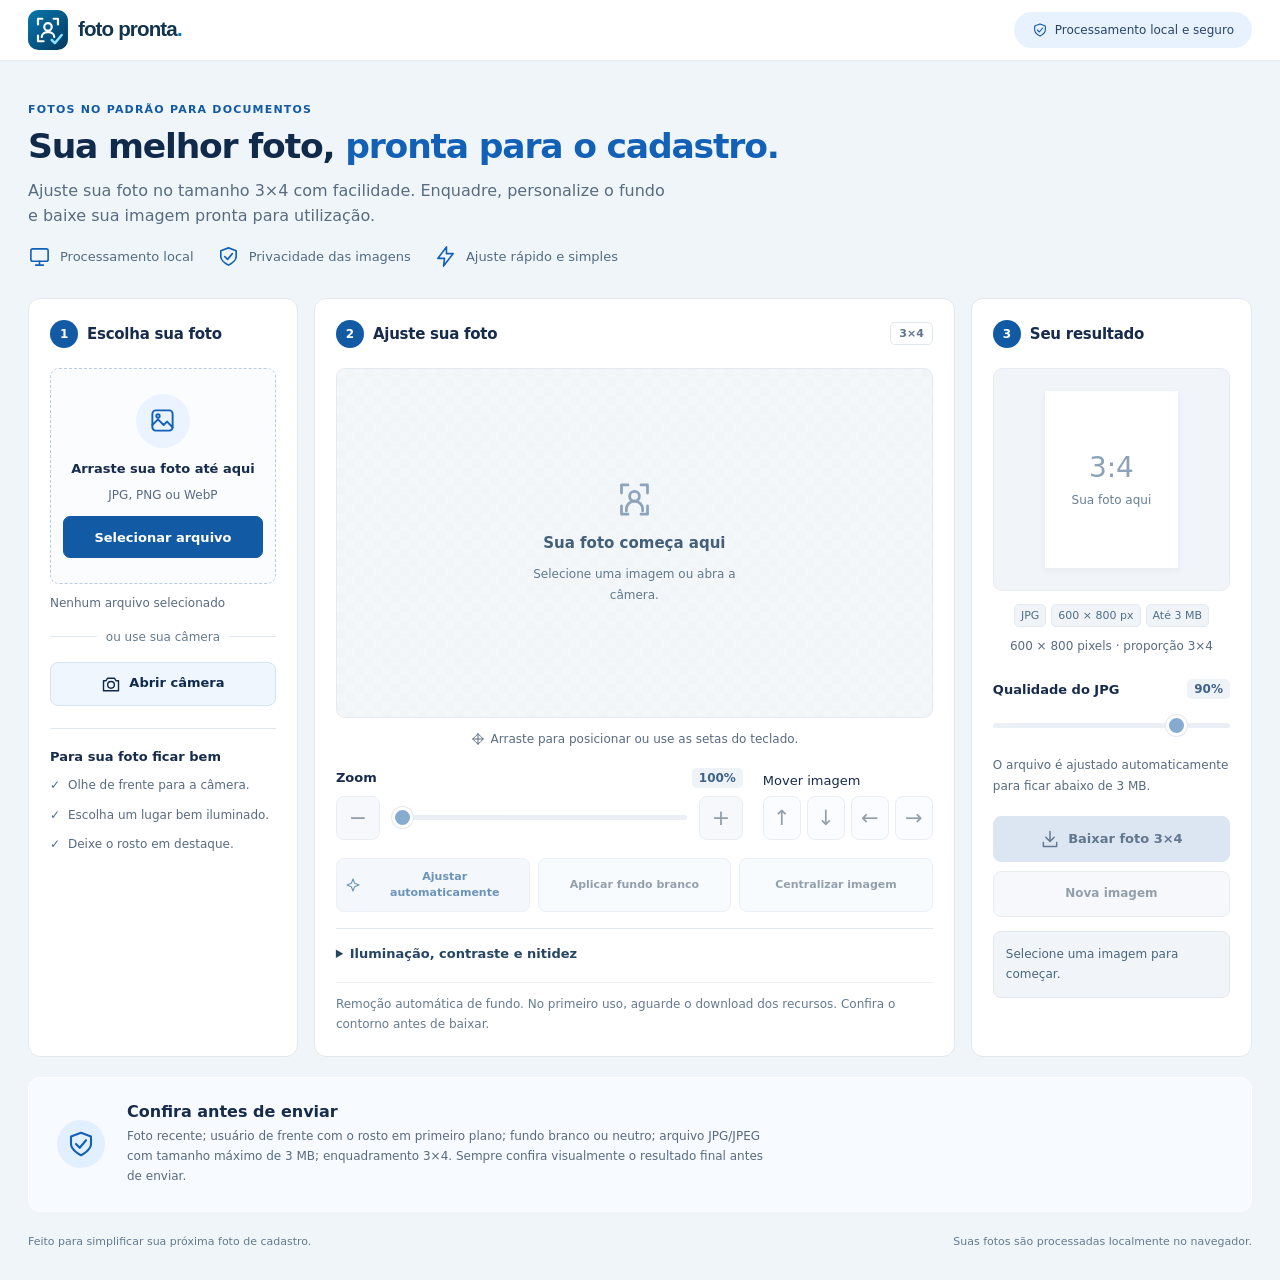
<file: index.html>
<!doctype html>
<html lang="pt-BR">
<head>
<meta charset="utf-8">
<meta name="viewport" content="width=device-width,initial-scale=1,viewport-fit=cover">
<title>Foto pronta · Ajustador 3×4</title>
<meta name="description" content="Prepare sua foto 3×4 com fundo branco, ajuste o enquadramento e baixe em JPG. Processamento no seu dispositivo.">
<meta name="theme-color" content="#00395f">
<link rel="icon" href="favicon.ico?v=a893bea58ddc" sizes="32x32">
<link rel="icon" href="favicon.svg?v=3248558b2ebe" type="image/svg+xml">
<link rel="apple-touch-icon" href="apple-touch-icon.png?v=68f1e552d105" sizes="180x180">
<link rel="stylesheet" href="styles.css?v=5651121672f9">
</head>
<body data-photo-state="empty">
<header class="site-header"><div class="header-inner"><div class="brand"><img class="brand-logo" src="logo.svg?v=fdcc498ddd1f" alt="foto pronta" width="198" height="45"></div><span class="privacy-chip"><svg aria-hidden="true" viewBox="0 0 24 24"><path d="M12 3 4 6v6c0 5 8 9 8 9s8-4 8-9V6z"/><path d="m8 12 3 3 5-6"/></svg>Processamento local e seguro</span></div></header>
<section class="processing-notice" id="processingNotice" aria-labelledby="processingTitle" hidden>
  <span class="processing-spinner" aria-hidden="true"></span>
  <div class="processing-content">
    <h2 id="processingTitle">Aguarde, estamos preparando sua foto</h2>
    <p class="processing-message" id="processingMessage" role="status" aria-live="polite" aria-atomic="true">Iniciando o processamento…</p>
    <progress id="processingProgress" max="100" aria-label="Preparação da foto"></progress>
    <p class="processing-help">No primeiro uso, o carregamento pode demorar. Mantenha esta página aberta até a conclusão.</p>
  </div>
</section>
<main class="wrap">
  <section class="hero" aria-labelledby="heroTitle">
    <p class="eyebrow">Fotos no padrão para documentos</p>
    <h1 id="heroTitle">Sua melhor foto, <span>pronta para o cadastro.</span></h1>
    <p class="muted">Ajuste sua foto no tamanho 3×4 com facilidade. Enquadre, personalize o fundo e baixe sua imagem pronta para utilização.</p>
    <ul class="benefits" aria-label="Benefícios"><li><svg viewBox="0 0 24 24" aria-hidden="true"><rect x="3" y="4" width="18" height="13" rx="2"/><path d="M8 21h8m-4-4v4"/></svg>Processamento local</li><li><svg viewBox="0 0 24 24" aria-hidden="true"><path d="m12 3-8 3v6c0 5 8 9 8 9s8-4 8-9V6z"/><path d="m8 12 3 3 5-6"/></svg>Privacidade das imagens</li><li><svg viewBox="0 0 24 24" aria-hidden="true"><path d="m13 2-9 12h7l-1 8 10-13h-7z"/></svg>Ajuste rápido e simples</li></ul>
  </section>  <div class="panel cols" id="ajustar-foto">
    <section aria-label="Escolha e edição da foto"><div class="source-controls">
      <div class="panel-heading"><h2 class="section-title"><span class="step">1</span> Escolha sua foto</h2><p class="section-subtitle">Selecione um arquivo ou tire uma foto agora.</p></div><div class="photo-inputs">
      <label class="upload-drop" for="file"><span class="upload-icon"><svg aria-hidden="true" viewBox="0 0 24 24"><rect x="3" y="3" width="18" height="18" rx="3"/><circle cx="8" cy="8" r="1.5"/><path d="m3 16 5-5 5 5 3-3 5 5"/></svg></span><strong>Arraste sua foto até aqui</strong><small>JPG, PNG ou WebP</small><span class="upload-action">Selecionar arquivo</span><input class="upload" type="file" id="file" aria-label="Selecionar arquivo de imagem" accept="image/jpeg,image/png,image/webp,image/*"></label><p class="file-name" id="fileName">Nenhum arquivo selecionado</p><div class="divider">ou use sua câmera</div>      <div class="actions">
        <button type="button" id="openCamera"><svg aria-hidden="true" viewBox="0 0 24 24"><path d="M8 5 6 8H3v12h18V8h-3l-2-3z"/><circle cx="12" cy="13" r="4"/></svg>Abrir câmera</button>
      </div>

      <div class="camera-area" id="cameraArea" hidden>
        <label for="cameraView">Prévia da câmera</label>
        <video id="cameraView" autoplay muted playsinline aria-label="Prévia ao vivo da câmera"></video>
        <div class="camera-actions">
          <button type="button" id="capture" class="primary" disabled>Capturar foto</button>
          <button type="button" id="switchCamera">Alternar câmera</button>
          <button type="button" id="closeCamera">Fechar câmera</button>
        </div>
        <p class="info">Permita o acesso à câmera quando solicitado. No celular, use HTTPS; no computador, HTTPS ou localhost.</p>
      </div>
      </div><div class="tips"><h3>Para sua foto ficar bem</h3><ul><li>Olhe de frente para a câmera.</li><li>Escolha um lugar bem iluminado.</li><li>Deixe o rosto em destaque.</li></ul></div>

      </div><div class="editor-controls"><div class="panel-heading editor-heading"><div><h2 class="section-title"><span class="step">2</span> Ajuste sua foto</h2><p class="section-subtitle">Enquadre o rosto e ajuste os detalhes.</p></div><span class="format-badge">3×4</span></div>

      <div class="canvaswrap"><div class="editor-empty" id="editorEmpty"><svg viewBox="0 0 24 24" aria-hidden="true"><path d="M8 3H4v5m12-5h4v5M4 16v5h4m8 0h4v-5"/><circle cx="12" cy="10" r="3"/><path d="M7 19v-1a5 5 0 0 1 10 0v1"/></svg><strong>Sua foto começa aqui</strong><span>Selecione uma imagem ou abra a câmera.</span></div>
        <div class="crop-view">
        <canvas id="editor" width="600" height="800" tabindex="0" aria-label="Editor de foto 3 por 4" aria-describedby="editorHint"></canvas>
        <span class="crop-guides" aria-hidden="true"></span></div>
      </div>

      <p class="drag-hint" id="editorHint"><svg aria-hidden="true" viewBox="0 0 24 24"><path d="M12 3v18M3 12h18M8 7l4-4 4 4M8 17l4 4 4-4M7 8l-4 4 4 4m10-8 4 4-4 4"/></svg>Arraste para posicionar ou use as setas do teclado.</p>
      <div class="position-controls"><div class="zoom-control"><label class="range-label" for="zoom">Zoom <span id="zoomval">100%</span></label><div class="zoom-row"><button id="minus" aria-label="Diminuir zoom" disabled>−</button><input type="range" id="zoom" min="100" max="350" step="1" value="100" disabled><button id="plus" aria-label="Aumentar zoom" disabled>+</button></div></div><fieldset class="move-control"><legend>Mover imagem</legend><div class="move-buttons"><button type="button" data-move="up" aria-label="Mover imagem para cima" disabled>↑</button><button type="button" data-move="down" aria-label="Mover imagem para baixo" disabled>↓</button><button type="button" data-move="left" aria-label="Mover imagem para a esquerda" disabled>←</button><button type="button" data-move="right" aria-label="Mover imagem para a direita" disabled>→</button></div></fieldset></div>
      <div class="actions">
        <button id="auto" disabled><svg aria-hidden="true" viewBox="0 0 24 24"><path d="m12 3 2.5 6.5L21 12l-6.5 2.5L12 21l-2.5-6.5L3 12l6.5-2.5z"/></svg>Ajustar automaticamente</button>
        <button id="bg" disabled>Aplicar fundo branco</button>
        <button id="reset" disabled>Centralizar imagem</button>
      </div>
      <details class="enhance-panel"><summary>Iluminação, contraste e nitidez</summary>
        <label class="enhance-heading" for="enhance"><input id="enhance" type="checkbox" disabled>Melhorar imagem</label>
        <p class="info">Ajuste suave de iluminação, contraste e nitidez, preservando sua aparência.</p>
        <label class="range-label" for="enhanceStrength">Intensidade <span class="range-value" id="enhanceVal">35%</span></label>
        <input id="enhanceStrength" type="range" min="0" max="100" value="35" step="5" disabled>
        <button type="button" id="compareEnhancement" aria-pressed="false" disabled>Ver sem ajustes</button>
        <p class="compare-hint" id="compareHint" hidden>Comparação sem ajustes. O download mantém a melhoria selecionada.</p>
      </details>
      <div class="notice">Remoção automática de fundo. No primeiro uso, aguarde o download dos recursos. Confira o contorno antes de baixar.</div>
    </div></section>

    <aside aria-label="Resultado e download">
      <div class="panel-heading"><h2 class="section-title"><span class="step">3</span> Seu resultado</h2><p class="section-subtitle">Confira a foto antes de baixar.</p></div>
      <div class="preview-stage"><div class="preview-frame"><div class="preview-placeholder" aria-hidden="true"><span>3:4</span>Sua foto aqui</div><img class="preview" id="preview" alt="Prévia da foto ajustada"></div></div>
      <p class="specs"><span class="pill">JPG</span><span class="pill">600 × 800 px</span><span class="pill">Até 3 MB</span></p>
      <p class="info" id="details">600 × 800 pixels · proporção 3×4</p>

      <label class="range-label" for="quality">Qualidade do JPG <span id="qval">90%</span></label>
      <input id="quality" type="range" min="50" max="100" value="90" step="5" disabled>
      <p class="quality-info">O arquivo é ajustado automaticamente para ficar abaixo de 3 MB.</p>

      <div class="downloadbar"><p class="mobile-download-status" id="mobileStatus" aria-hidden="true">Selecione uma foto para começar.</p><button class="primary" id="download" disabled><svg aria-hidden="true" viewBox="0 0 24 24"><path d="M12 3v12m-5-5 5 5 5-5M4 16v5h16v-5"/></svg>Baixar foto 3×4</button></div>
      <button type="button" id="newImage" class="new-image" disabled>Nova imagem</button><p id="status" class="status" role="status" aria-live="polite" aria-atomic="true">Selecione uma imagem para começar.</p>
    </aside>
  </div>

  <div class="requirements"><svg aria-hidden="true" viewBox="0 0 24 24"><path d="M12 3 4 6v6c0 5 8 9 8 9s8-4 8-9V6z"/><path d="m8 12 3 3 5-6"/></svg><div>
    <strong>Confira antes de enviar</strong>
    <p class="small muted">Foto recente; usuário de frente com o rosto em primeiro plano; fundo branco ou neutro; arquivo JPG/JPEG com tamanho máximo de 3 MB; enquadramento 3×4. Sempre confira visualmente o resultado final antes de enviar.</p>
  </div></div>
<footer class="footer"><span>Feito para simplificar sua próxima foto de cadastro.</span><span>Suas fotos são processadas localmente no navegador.</span></footer></main>

<script src="app.js?v=39e9a67597e6" defer></script>
</body>
</html>
</file>
<file: styles.css>
:root {
  font-family: Inter, "Segoe UI", system-ui, sans-serif;
  color: #172b4d;
  background: #f0f5fa;
  font-synthesis: none;
  --primary: #125aa3;
  --primary-hover: #1769c2;
  --ink: #172b4d;
  --muted: #586b81;
  --line: #e2e8f0;
  --surface: #fff;
  --subtle: #f8fafc;
  --radius: 12px;
}
* { box-sizing: border-box; }
body { margin: 0; padding: 0 28px 28px; }
button, input { font: inherit; }
button { cursor: pointer; }
[hidden] { display: none !important; }
svg { width: 20px; height: 20px; flex-shrink: 0; fill: none; stroke: currentColor; stroke-width: 1.7; stroke-linecap: round; stroke-linejoin: round; }
button, input[type=range] { -webkit-tap-highlight-color: transparent; }
button:focus-visible, input:focus-visible, canvas:focus-visible, .upload-drop:focus-within { outline: 3px solid #70a6d9; outline-offset: 3px; }
button { display: inline-flex; align-items: center; justify-content: center; gap: 8px; min-height: 44px; padding: 10px 13px; border: 1px solid #cbd5e1; border-radius: 8px; background: #fff; color: #254565; font-size: 13px; line-height: 1.45; font-weight: 600; transition: background .15s, border-color .15s; }
button:enabled:hover { background: #f0f5fb; border-color: #a8bdd4; }
button:disabled { color: #52667a; background: #f1f5f9; border-color: #dce4ed; opacity: .62; cursor: not-allowed; }
button.primary { background: var(--primary); border-color: var(--primary); color: #fff; }
button.primary:enabled:hover { background: var(--primary-hover); border-color: var(--primary-hover); }
button.primary:disabled { background: #dbe6f2; border-color: #dbe6f2; color: #60778e; opacity: 1; }
.site-header { margin: 0 -28px; background: #fff; border-bottom: 1px solid var(--line); }
.header-inner { max-width: 1384px; min-height: 60px; padding: 0 28px; margin: auto; display: flex; align-items: center; justify-content: space-between; gap: 20px; }
.brand { display: flex; align-items: center; }
.brand-logo { display: block; width: 176px; height: auto; }
.privacy-chip { display: flex; align-items: center; gap: 7px; padding: 10px 18px; border-radius: 24px; background: #e8f2ff; color: #27456b; font-size: 12px; }
.privacy-chip svg { width: 16px; height: 16px; color: var(--primary); }
.wrap { max-width: 1328px; margin: auto; }
.hero { padding: 42px 0 30px; max-width: 1100px; }
h1 span { color: #1261b7; }
.eyebrow { margin: 0 0 9px; color: var(--primary); font-size: 11px; font-weight: 650; letter-spacing: 1.2px; text-transform: uppercase; }
h1 { margin: 0 0 11px; font-size: clamp(28px,2.7vw,40px); font-weight: 750; letter-spacing: -1.2px; line-height: 1.25; color: #102a4c; }
.muted { margin: 0; color: var(--muted); font-size: 16px; line-height: 1.55; max-width: 650px; }
.benefits { display: flex; flex-wrap: wrap; gap: 9px 23px; list-style: none; padding: 0; margin: 16px 0 0; }
.benefits li { display: flex; align-items: center; gap: 9px; font-size: 13px; color: #526b82; }
.benefits svg { width: 23px; height: 23px; color: #1261b7; }
.cols { display: grid; grid-template-columns: minmax(235px,.96fr) minmax(440px,2.28fr) minmax(250px,1fr); gap: 16px; align-items: stretch; }
.cols>section { display: contents; }
.source-controls, .editor-controls, .cols>aside { min-width: 0; padding: 21px; border: 1px solid var(--line); border-radius: var(--radius); background: var(--surface); }
.panel-heading { margin-bottom: 20px; }
.section-title { display: flex; align-items: center; gap: 9px; font-size: 15px; line-height: 1.5; font-weight: 650; letter-spacing: -.25px; margin: 0; }
.step { display: inline-grid; place-items: center; width: 28px; height: 28px; flex-shrink: 0; border-radius: 50%; background: var(--primary); color: #fff; font-size: 12px; font-weight: 650; }
.section-subtitle { margin: 8px 0 0; color: var(--muted); font-size: 12px; line-height: 1.6; }
.upload-drop { position: relative; display: flex; flex-direction: column; align-items: center; justify-content: center; gap: 10px; min-height: 216px; padding: 22px 12px; background: #fafcfe; border: 1.5px dashed #b9ccdf; border-radius: 9px; text-align: center; cursor: pointer; transition: background .15s,border-color .15s; }
.upload-drop:hover, .upload-drop.is-dragging { background: #edf5fd; border-color: var(--primary); }
.upload-icon { display: grid; place-items: center; width: 54px; height: 54px; border-radius: 50%; background: #eaf3ff; color: #1261b7; margin-bottom: 1px; }
.upload-icon svg { width: 27px; height: 27px; }
.upload-drop strong { font-size: 13px; line-height: 1.5; font-weight: 600; }
.upload-drop small { font-size: 12px; color: var(--muted); }
.upload-action { display: inline-flex; align-items: center; justify-content: center; width: 100%; padding: 10px 13px; margin-top: 4px; min-height: 42px; border: 1px solid var(--primary); border-radius: 7px; color: #fff; background: var(--primary); font-size: 13px; font-weight: 600; }
.upload { position: absolute; inset: 0; width: 100%; height: 100%; opacity: 0; cursor: pointer; }
.file-name { font-size: 12px; line-height: 1.5; color: var(--muted); white-space: nowrap; text-overflow: ellipsis; overflow: hidden; margin: 10px 0 0; }
.divider { display: flex; align-items: center; gap: 9px; font-size: 12px; color: #657b91; margin: 18px 0; }
.divider:before, .divider:after { content: ''; height: 1px; background: var(--line); flex: 1; }
.source-controls .actions { margin: 0; }
#openCamera { width: 100%; background: #f0f6fd; border-color: #d4e3f5; color: #102a4c; }
.tips { padding-top: 20px; margin-top: 22px; border-top: 1px solid var(--line); }
.tips h3 { font-size: 13px; font-weight: 650; margin: 0 0 12px; }
.tips ul { list-style: none; padding: 0; margin: 0; }
.tips li { position: relative; padding: 0 0 10px 18px; font-size: 12px; line-height: 1.65; color: var(--muted); }
.tips li:before { content: '✓'; position: absolute; left: 0; color: #426d97; }
.tips li:last-child { padding-bottom: 0; }
.editor-heading { display: flex; justify-content: space-between; align-items: center; gap: 12px; }
.format-badge { padding: 4px 8px; border: 1px solid #dfe7ef; border-radius: 5px; font-size: 11px; font-weight: 600; color: #5c7590; }
.canvaswrap { position: relative; display: flex; align-items: center; justify-content: center; padding: 22px; border: 1px solid #e4eaf1; border-radius: 9px; background-color: #eef2f6; background-image: conic-gradient(#e1e7ee 25%,transparent 0 50%,#e1e7ee 0 75%,transparent 0); background-size: 18px 18px; overflow: hidden; }
.crop-view { position: relative; width: min(100%,228px); aspect-ratio: 3/4; }
.crop-guides { position: absolute; inset: 0; pointer-events: none; border: 1px solid #71839a; background: linear-gradient(90deg,transparent calc(50% - .5px),#8193aa55 50%,transparent calc(50% + .5px)),linear-gradient(transparent calc(33.333% - .5px),#8193aa55 33.333%,transparent calc(33.333% + .5px),transparent calc(66.666% - .5px),#8193aa55 66.666%,transparent calc(66.666% + .5px)); }
body[data-photo-state=empty] .crop-guides { display: none; }
.canvaswrap canvas { display: block; width: 100%; min-width: 0; height: auto; aspect-ratio: 3/4; touch-action: none; background: #fff; cursor: grab; box-shadow: 0 2px 9px #102a4c14; }
.canvaswrap canvas:active { cursor: grabbing; }
.editor-empty { z-index: 2; background: #f5f8fbd9; position: absolute; inset: 0; display: flex; align-items: center; justify-content: center; flex-direction: column; gap: 12px; padding: 24px; text-align: center; pointer-events: none; }
.editor-empty>svg { width: 39px; height: 39px; color: #8ca4bb; margin-bottom: 3px; }
.editor-empty strong { font-size: 15px; font-weight: 600; color: #445f79; }
.editor-empty span { font-size: 12px; line-height: 1.7; max-width: 230px; color: #60788e; }
body[data-photo-state=empty] .canvaswrap canvas { opacity: 0; }
body:not([data-photo-state=empty]) .editor-empty { display: none; }
.drag-hint { display: flex; align-items: center; justify-content: center; gap: 6px; margin: 12px 0 19px; font-size: 12px; line-height: 1.6; color: var(--muted); text-align: center; }
.drag-hint svg { width: 14px; height: 14px; }
.range-label { display: flex; align-items: center; justify-content: space-between; gap: 9px; font-size: 13px; font-weight: 600; margin: 0 0 8px; }
.range-value, #zoomval, #qval { padding: 3px 7px; border-radius: 5px; font-size: 12px; font-weight: 600; font-variant-numeric: tabular-nums; color: #3d6388; background: #eef3f8; }
.zoom-row { display: flex; align-items: center; gap: 12px; }
.zoom-row button { width: 44px; min-width: 44px; height: 44px; padding: 0; font-size: 22px; font-weight: 400; }
input[type=range] { width: 100%; min-width: 0; height: 36px; margin: 0; appearance: none; -webkit-appearance: none; background: transparent; cursor: pointer; accent-color: var(--primary); }
input[type=range]::-webkit-slider-runnable-track { height: 5px; background: #d6e1ec; border-radius: 5px; }
input[type=range]::-webkit-slider-thumb { width: 21px; height: 21px; margin-top: -8px; appearance: none; -webkit-appearance: none; border: 3px solid #fff; border-radius: 50%; background: var(--primary); box-shadow: 0 0 0 1px #cad7e5; }
input[type=range]::-moz-range-track { height: 5px; background: #d6e1ec; border-radius: 5px; }
input[type=range]::-moz-range-thumb { width: 15px; height: 15px; border: 3px solid #fff; border-radius: 50%; background: var(--primary); }
input:disabled { cursor: not-allowed; opacity: .5; }
.actions { display: flex; gap: 8px; flex-wrap: wrap; }
.editor-controls .actions { display: grid; grid-template-columns: 1fr 1fr 1fr; margin-top: 18px; }
#auto { background: #eef4fb; border-color: #dce7f3; color: #12518e; }
#auto:enabled:hover { background: #e1edf9; }
.editor-controls .actions button { min-width: 0; font-size: 12px; padding: 10px 8px; }
.editor-controls .actions svg { width: 16px; height: 16px; }
.enhance-panel { margin-top: 16px; padding-top: 13px; border-top: 1px solid var(--line); }
.enhance-panel summary { cursor: pointer; font-size: 13px; font-weight: 600; color: #254565; padding: 4px 0; }
.enhance-panel summary:focus-visible { outline: 3px solid #70a6d9; outline-offset: 3px; }
.enhance-panel[open] summary { margin-bottom: 12px; }
.position-controls { display: grid; grid-template-columns: minmax(0,1fr) auto; gap: 20px; align-items: end; }
.move-control { border: 0; margin: 0; padding: 0; min-width: 0; }
.move-control legend { padding: 0; margin-bottom: 8px; font-size: 13px; }
.move-buttons { display: flex; gap: 6px; }
.move-buttons button { min-width: 38px; min-height: 44px; padding: 5px; font-size: 21px; font-weight: 400; background: #f8fbff; }
.enhance-heading { display: flex; align-items: center; gap: 9px; min-height: 30px; font-size: 13px; font-weight: 600; cursor: pointer; }
.enhance-heading input { width: 18px; height: 18px; margin: 0; accent-color: var(--primary); }
.enhance-panel .info { margin: 6px 0 16px; font-size: 12px; line-height: 1.7; }
.enhance-panel button { width: 100%; font-size: 12px; margin-top: 9px; }
.enhance-panel button[aria-pressed=true] { background: #e7f0fa; border-color: #9fbddd; }
.compare-hint { font-size: 12px; line-height: 1.6; background: #edf4fb; color: #365a7c; border-radius: 7px; padding: 9px; margin: 10px 0 0; }
.info { font-size: 12px; line-height: 1.7; color: var(--muted); }
.notice { margin-top: 17px; padding: 11px 0 0; border-top: 1px solid #edf1f5; color: #657b90; font-size: 12px; line-height: 1.7; }
.preview-stage { display: flex; align-items: center; justify-content: center; padding: 22px 14px; background: #f1f5f9; border: 1px solid #e7ecf3; border-radius: 9px; }
.preview-frame { position: relative; width: 133px; aspect-ratio: 3/4; background: #fff; box-shadow: 0 2px 8px #102a4c0d; overflow: hidden; }
.preview { display: block; position: relative; z-index: 1; width: 100%; height: 100%; object-fit: contain; background: #fff; }
.preview:not([src]) { visibility: hidden; }
.preview-placeholder { position: absolute; inset: 0; display: grid; place-content: center; gap: 9px; text-align: center; color: #667f97; font-size: 12px; }
.preview-placeholder span { font-size: 28px; font-weight: 300; color: #8ca2b8; }
.specs { display: flex; justify-content: center; gap: 5px; flex-wrap: wrap; margin: 13px 0 0; }
.pill { font-size: 11px; font-weight: 500; padding: 4px 6px; background: #f0f4f8; border: 1px solid #e3eaf2; border-radius: 5px; color: #4e6d89; }
#details { margin: 10px 0 23px; text-align: center; font-size: 12px; line-height: 1.6; color: var(--muted); }
.quality-info { font-size: 12px; color: var(--muted); line-height: 1.7; margin: 8px 0 20px; }
.downloadbar { margin-top: 17px; }
#download, .new-image { width: 100%; min-height: 46px; }
.new-image { margin-top: 9px; font-size: 12px; background: #fff; }
.mobile-download-status { display: none; }
.status { padding: 12px; margin: 14px 0 0; font-size: 12px; line-height: 1.7; color: #4a6680; background: #f1f5f9; border: 1px solid #e2e8f0; border-radius: 8px; overflow-wrap: anywhere; }
.status[data-tone=success] { color: #245a49; background: #f0f8f4; border-color: #d8e9df; }
.status[data-tone=error] { color: #8b3935; background: #fff6f5; border-color: #efdeda; }
.camera-area { margin-top: 17px; padding: 12px; background: #f4f7fb; border: 1px solid #e0e8f0; border-radius: 9px; }
.camera-area label { display: block; font-size: 12px; font-weight: 600; margin: 0 0 9px; }
.camera-area video { display: block; width: 100%; max-height: 390px; object-fit: contain; background: #102a4c; border-radius: 6px; }
.camera-actions { display: grid; grid-template-columns: 1fr 1fr; gap: 7px; margin-top: 10px; }
.camera-actions #capture { grid-column: 1/-1; }
.camera-actions button { min-width: 0; min-height: 44px; padding: 9px 4px; font-size: 12px; }
.camera-area .info { margin-bottom: 0; }
.requirements { display: flex; align-items: center; gap: 22px; padding: 24px 28px; margin-top: 20px; border: 1px solid #fff; border-radius: 12px; background: #f7faff; }
.requirements>svg { width: 48px; height: 48px; color: #1261b7; padding: 9px; border-radius: 50%; background: #e2efff; }
.requirements strong { font-size: 16px; font-weight: 600; }
.requirements p { font-size: 12px; color: var(--muted); line-height: 1.7; margin: 5px 0 0; }
.footer { display: flex; justify-content: space-between; gap: 14px; margin-top: 21px; color: #637a90; font-size: 11px; line-height: 1.7; }
.processing-notice { position: fixed; z-index: 30; top: max(16px,env(safe-area-inset-top,0px)); left: 50%; transform: translateX(-50%); width: calc(100% - 32px); max-width: 540px; display: flex; align-items: flex-start; gap: 13px; padding: 19px; background: #fff; border: 1px solid #bacfe4; border-radius: 12px; box-shadow: 0 5px 24px #102a4c1a; }
.processing-content { min-width: 0; flex: 1; }
.processing-notice h2 { font-size: 15px; font-weight: 650; line-height: 1.5; margin: 0 0 8px; }
.processing-message { font-size: 13px; line-height: 1.6; margin: 0; overflow-wrap: anywhere; }
.processing-help { font-size: 12px; line-height: 1.6; color: var(--muted); margin: 10px 0 0; }
.processing-notice progress { width: 100%; height: 8px; display: block; margin-top: 12px; accent-color: var(--primary); }
.processing-spinner { flex: 0 0 22px; width: 22px; height: 22px; margin-top: 2px; border: 3px solid #e0eaf4; border-top-color: var(--primary); border-radius: 50%; animation: processing-spin 1s linear infinite; }
@keyframes processing-spin { to { transform: rotate(360deg); } }
@media(min-width:1101px) {
  .source-controls .section-subtitle, .editor-heading .section-subtitle, aside .section-subtitle { display: none; }
  .editor-controls .actions button { background: #f5f9fe; border-color: #dce8f5; min-height: 48px; font-size: 11px; }
}
@media(max-width:1250px) { .position-controls { grid-template-columns: minmax(0,1fr); gap: 12px; } }
@media(max-width:1100px) {
  .cols { grid-template-columns: minmax(0,1.6fr) minmax(260px,1fr); gap: 18px; }
  .source-controls { grid-column: 1/-1; display: grid; grid-template-columns: minmax(0,1.2fr) minmax(0,1fr); column-gap: 24px; }
  .source-controls .panel-heading { grid-column: 1/-1; }
  .source-controls .tips { margin-top: 0; padding: 0 0 0 24px; border-top: 0; border-left: 1px solid var(--line); }
  .source-controls .upload-drop { min-height: 180px; }
  .canvaswrap { padding: 20px 14px; }
}
@media(max-width:760px) {
  body { padding: 0 16px calc(140px + env(safe-area-inset-bottom,0px)); }
  .site-header { margin: 0 -16px; }
  .header-inner { min-height: 66px; padding: 0 18px; }
  .brand-logo { width: 157px; }
  .privacy-chip { font-size: 0; gap: 0; padding: 10px; }
  .privacy-chip svg { width: 19px; height: 19px; }
  .hero { padding: 24px 0 23px; }
  h1 { font-size: 28px; line-height: 1.25; letter-spacing: -.6px; }
  .muted { font-size: 13px; line-height: 1.75; }
  .eyebrow { font-size: 10px; letter-spacing: 1px; }
  .benefits { gap: 8px 16px; margin-top: 14px; }
  .benefits li { font-size: 11px; }
  .cols { grid-template-columns: minmax(0,1fr); gap: 16px; }
  .source-controls, .editor-controls, .cols>aside { padding: 19px; }
  .source-controls { display: block; grid-column: auto; }
  .source-controls .tips { margin-top: 20px; padding: 18px 0 0; border-left: 0; border-top: 1px solid var(--line); }
  .section-title { font-size: 15px; }
  .section-subtitle { font-size: 13px; }
  .upload-drop strong { font-size: 14px; }
  .upload-action { min-height: 46px; font-size: 13px; }
  .source-controls .upload-drop { min-height: 200px; }
  .tips li { font-size: 13px; }
  .tips h3 { font-size: 13px; }
  button, #download, .new-image { min-height: 48px; font-size: 14px; }
  .zoom-row button { width: 46px; min-width: 46px; height: 46px; min-height: 46px; }
  input[type=range] { height: 44px; }
  input[type=range]::-webkit-slider-thumb { width: 25px; height: 25px; margin-top: -10px; }
  input[type=range]::-moz-range-thumb { width: 19px; height: 19px; }
  .canvaswrap { padding: 20px 14px; }
  .crop-view { width: min(100%,240px); }
  .editor-empty { padding: 16px; }
  .editor-empty strong { font-size: 14px; }
  .editor-empty span { font-size: 12px; }
  .drag-hint { font-size: 11px; }
  .editor-controls .actions button { min-height: 48px; font-size: 12px; }
  .editor-controls .actions { grid-template-columns: 1fr 1fr; }
  #auto { grid-column: 1/-1; }
  .move-buttons { display: grid; grid-template-columns: repeat(4,1fr); }
  .move-buttons button { min-height: 48px; }
  .requirements { padding: 18px; gap: 12px; align-items: flex-start; }
  .requirements strong { font-size: 14px; }
  .requirements>svg { width: 36px; height: 36px; padding: 7px; }
  .footer { flex-direction: column; }
  .enhance-heading { min-height: 44px; font-size: 14px; }
  .enhance-heading input { width: 21px; height: 21px; }
  .enhance-panel button { min-height: 48px; font-size: 13px; }
  .range-label { font-size: 13px; }
  .info { font-size: 13px; }
  .downloadbar { position: fixed; z-index: 10; bottom: 0; left: 0; right: 0; padding: 10px max(16px,env(safe-area-inset-left,0px)) calc(12px + env(safe-area-inset-bottom,0px)); margin: 0; background: #fff; border-top: 1px solid var(--line); }
  .mobile-download-status { display: -webkit-box; -webkit-box-orient: vertical; -webkit-line-clamp: 2; overflow: hidden; margin: 0 0 8px; color: #4a6680; font-size: 12px; line-height: 1.5; overflow-wrap: anywhere; }
  .new-image { font-size: 13px; }
  .processing-notice { padding: 16px; gap: 10px; }
}
@media(prefers-reduced-motion:reduce) { button, .upload-drop { transition: none; } .processing-spinner { animation: none; } }
</file>
